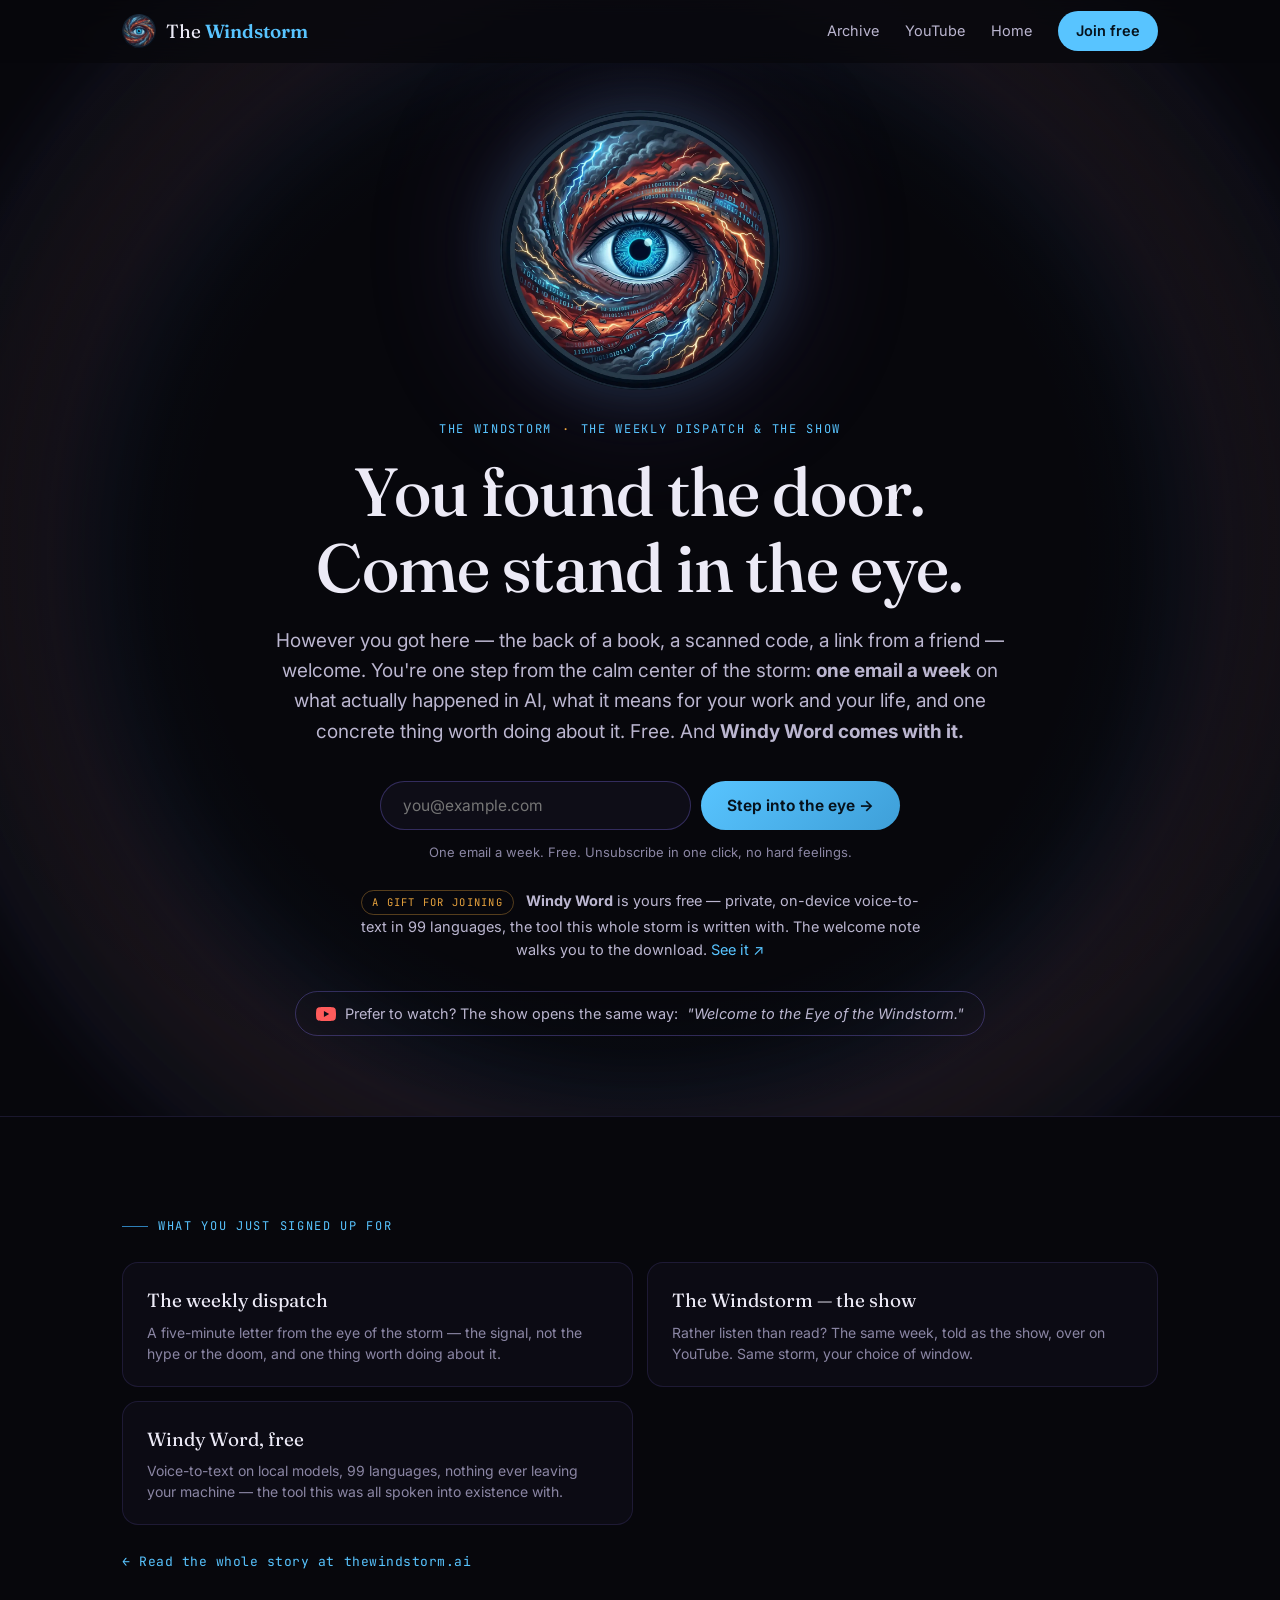
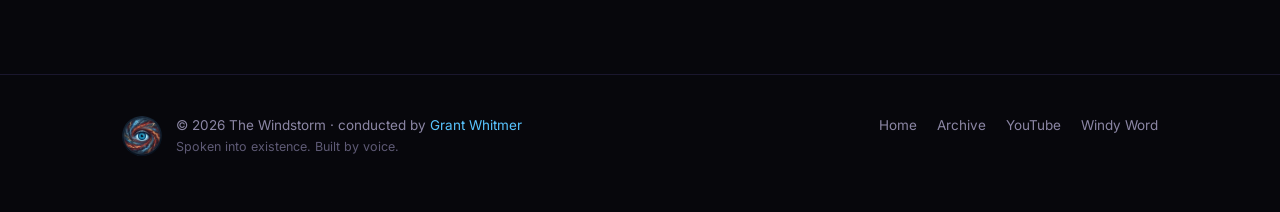
<file: join.html>
<!DOCTYPE html>
<html lang="en">
<head>
<meta charset="UTF-8" />
<meta name="viewport" content="width=device-width, initial-scale=1.0" />
<meta name="theme-color" content="#07070C" />
<title>Join The Windstorm — step into the eye</title>
<meta name="description" content="You found the door. Join The Windstorm — one email a week from the calm center of the AI storm, plus the show and Windy Word free. Step into the eye." />
<meta name="robots" content="noindex, follow" />
<link rel="canonical" href="https://thewindstorm.ai/join" />
<meta property="og:type" content="website" />
<meta property="og:url" content="https://thewindstorm.ai/join" />
<meta property="og:title" content="Join The Windstorm — step into the eye" />
<meta property="og:description" content="One email a week from the eye of the AI storm. The dispatch, the show, and Windy Word free." />
<meta property="og:image" content="https://thewindstorm.ai/assets/og.jpg" />
<meta property="og:image:width" content="1200" /><meta property="og:image:height" content="630" />
<meta name="twitter:card" content="summary_large_image" />
<meta name="twitter:image" content="https://thewindstorm.ai/assets/og.jpg" />
<link rel="icon" href="/assets/favicon.png" />
<link rel="apple-touch-icon" href="/assets/apple-touch-icon.png" />
<link rel="preconnect" href="https://fonts.googleapis.com" /><link rel="preconnect" href="https://fonts.gstatic.com" crossorigin />
<link href="https://fonts.googleapis.com/css2?family=Fraunces:ital,opsz,wght@0,9..144,400;0,9..144,500;0,9..144,600;1,9..144,400&family=Inter:wght@400;500;600&family=JetBrains+Mono:wght@400;500&display=swap" rel="stylesheet" />
<link rel="stylesheet" href="/css/style.css?v=20260711b" />
<script type="application/ld+json">
{"@context":"https://schema.org","@type":"WebPage","name":"Join The Windstorm","url":"https://thewindstorm.ai/join","isPartOf":{"@type":"WebSite","name":"The Windstorm","url":"https://thewindstorm.ai/"},"author":{"@type":"Person","name":"Grant Whitmer","url":"https://grantwhitmer.com"}}
</script>
</head>
<body>
<noscript><style>.js-only{display:none!important}.reveal{opacity:1!important;transform:none!important}</style></noscript>

<header class="nav" id="nav">
  <div class="wrap nav-inner">
    <a class="brand" href="/"><img src="/assets/eye-360.webp" alt="" width="34" height="34" /><span>The <b>Windstorm</b></span></a>
    <nav class="nav-links">
      <a href="/archive">Archive</a>
      <a href="https://www.youtube.com/@TheWindstormAI" target="_blank" rel="noopener">YouTube</a>
      <a href="/">Home</a>
      <a href="#join" class="nav-cta">Join free</a>
    </nav>
  </div>
</header>

<main>

<!-- ============ HERO: STEP INTO THE EYE ============ -->
<section class="hero" id="top">
  <div class="storm" aria-hidden="true">
    <div class="cloud c1"></div><div class="cloud c2"></div><div class="cloud c3"></div>
    <div class="bolt b1"></div><div class="bolt b2"></div>
  </div>
  <div class="wrap hero-inner">
    <img class="hero-eye reveal" src="/assets/eye.webp" alt="The eye of the Windstorm — a calm eye at the center of a storm of clouds, lightning, and code" width="1000" height="1000" fetchpriority="high" />
    <p class="eyebrow reveal">The Windstorm <span class="dot">·</span> the weekly dispatch &amp; the show</p>
    <h1 class="reveal">You found the door.<br/>Come stand in the eye.</h1>
    <p class="lede reveal">However you got here — the back of a book, a scanned code, a link from a friend — welcome. You're one step from the calm center of the storm: <strong>one email a week</strong> on what actually happened in AI, what it means for your work and your life, and one concrete thing worth doing about it. Free. And <strong>Windy Word comes with it.</strong></p>

    <form class="signup reveal" id="join" method="POST" action="/api/subscribe" novalidate>
      <input type="hidden" name="source" id="srcField" value="thewindstorm-join" />
      <div class="hp" aria-hidden="true"><label>Company website<input type="text" name="company_website" tabindex="-1" autocomplete="off" /></label></div>
      <div class="signup-row">
        <input type="email" name="email" id="email" placeholder="you@example.com" required autocomplete="email" aria-label="Your email address" />
        <button type="submit" id="submitBtn">Step into the eye →</button>
      </div>
      <p class="form-note" id="formNote">One email a week. Free. Unsubscribe in one click, no hard feelings.</p>
    </form>

    <p class="perk reveal"><span class="perk-tag">A gift for joining</span> <strong>Windy Word</strong> is yours free — private, on-device voice-to-text in 99 languages, the tool this whole storm is written with. The welcome note walks you to the download. <a href="https://windyword.ai" target="_blank" rel="noopener">See it ↗</a></p>

    <div class="secondary reveal">
      <a class="yt" href="https://www.youtube.com/@TheWindstormAI" target="_blank" rel="noopener">
        <svg viewBox="0 0 24 24" width="20" height="20" fill="currentColor" aria-hidden="true"><path d="M23.5 6.2a3 3 0 0 0-2.1-2.1C19.5 3.5 12 3.5 12 3.5s-7.5 0-9.4.6A3 3 0 0 0 .5 6.2 31 31 0 0 0 0 12a31 31 0 0 0 .5 5.8 3 3 0 0 0 2.1 2.1c1.9.6 9.4.6 9.4.6s7.5 0 9.4-.6a3 3 0 0 0 2.1-2.1A31 31 0 0 0 24 12a31 31 0 0 0-.5-5.8zM9.5 15.5v-7l6.3 3.5-6.3 3.5z"/></svg>
        Prefer to watch? The show opens the same way: <em>"Welcome to the Eye of the Windstorm."</em>
      </a>
    </div>
  </div>
</section>

<!-- ============ WHAT LANDS IN YOUR INBOX ============ -->
<section class="section section-line" id="what">
  <div class="wrap">
    <p class="eyebrow reveal">What you just signed up for</p>
    <div class="constellation reveal">
      <div class="node">
        <span class="n-name">The weekly dispatch</span>
        <span class="n-desc">A five-minute letter from the eye of the storm — the signal, not the hype or the doom, and one thing worth doing about it.</span>
      </div>
      <div class="node">
        <span class="n-name">The Windstorm — the show</span>
        <span class="n-desc">Rather listen than read? The same week, told as the show, over on YouTube. Same storm, your choice of window.</span>
      </div>
      <div class="node">
        <span class="n-name">Windy Word, free</span>
        <span class="n-desc">Voice-to-text on local models, 99 languages, nothing ever leaving your machine — the tool this was all spoken into existence with.</span>
      </div>
    </div>
    <p class="reveal" style="margin-top:22px;"><a class="quiet-link" href="/">← Read the whole story at thewindstorm.ai</a></p>
  </div>
</section>

</main>

<!-- ============ FOOTER ============ -->
<footer class="foot">
  <div class="wrap foot-inner">
    <div class="foot-brand">
      <img src="/assets/eye-360.webp" alt="" width="40" height="40" />
      <div>
        <span>© <span id="year">2026</span> The Windstorm · conducted by <a href="https://grantwhitmer.com" target="_blank" rel="noopener">Grant Whitmer</a></span><br/>
        <span class="quiet">Spoken into existence. Built by voice.</span>
      </div>
    </div>
    <div class="foot-links">
      <a href="/">Home</a>
      <a href="/archive">Archive</a>
      <a href="https://www.youtube.com/@TheWindstormAI" target="_blank" rel="noopener">YouTube</a>
      <a href="https://windyword.ai" target="_blank" rel="noopener">Windy Word</a>
    </div>
  </div>
</footer>

<script>
// per-book attribution: /join?b=pattern → source "book-pattern"; bare /join → "thewindstorm-join"
(function () {
  var b = new URLSearchParams(location.search).get("b");
  if (b) document.getElementById("srcField").value = ("book-" + b).replace(/[^a-z0-9-]/gi, "").slice(0, 40);
})();
</script>
<script src="/js/main.js?v=20260711a"></script>
</body>
</html>
</file>
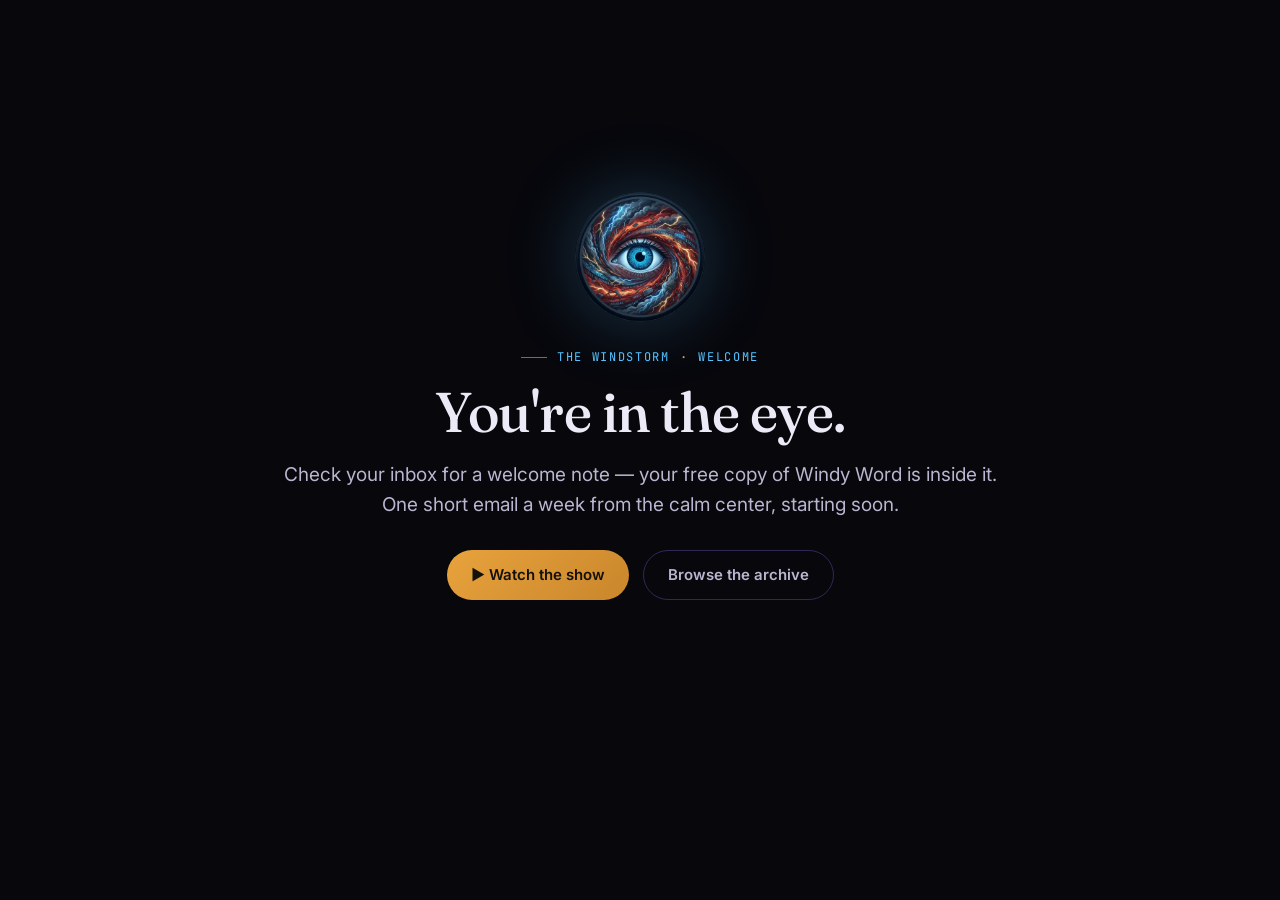
<file: thanks.html>
<!DOCTYPE html>
<html lang="en">
<head>
<meta charset="UTF-8" />
<meta name="viewport" content="width=device-width, initial-scale=1.0" />
<meta name="theme-color" content="#07070C" />
<title>You're in — The Windstorm</title>
<meta name="robots" content="noindex" />
<link rel="icon" href="/assets/favicon.png" />
<link rel="preconnect" href="https://fonts.googleapis.com" /><link rel="preconnect" href="https://fonts.gstatic.com" crossorigin />
<link href="https://fonts.googleapis.com/css2?family=Fraunces:opsz,wght@9..144,400;9..144,500&family=Inter:wght@400;500&family=JetBrains+Mono:wght@400;500&display=swap" rel="stylesheet" />
<link rel="stylesheet" href="/css/style.css?v=20260711b" />
</head>
<body>
<main style="min-height:88vh;display:grid;place-items:center;text-align:center;padding:40px 20px;">
  <div>
    <img src="/assets/eye-360.webp" alt="" width="130" height="130" style="margin:0 auto 26px;border-radius:50%;box-shadow:0 0 70px rgba(88,196,255,.25);" />
    <p class="eyebrow" style="justify-content:center;">The Windstorm <span class="dot">·</span> welcome</p>
    <h1 style="font-size:clamp(34px,5vw,56px);">You're in the eye.</h1>
    <p class="page-lede" style="margin:16px auto 0;">
      Check your inbox for a welcome note — your free copy of Windy Word is inside it.
      One short email a week from the calm center, starting soon.
    </p>
    <div style="margin-top:30px;display:flex;gap:14px;justify-content:center;flex-wrap:wrap;">
      <a class="btn btn-primary" href="https://www.youtube.com/@TheWindstormAI" target="_blank" rel="noopener">▶ Watch the show</a>
      <a class="btn btn-ghost" href="/archive">Browse the archive</a>
    </div>
  </div>
</main>
</body>
</html>
</file>
<file: css/style.css>
/* The Windstorm — thewindstorm.ai
   Palette drawn from the eye badge: void black-purple, electric blue, lightning amber. */

:root {
  --void: #07070C;
  --void-2: #0C0B14;
  --panel: #100F1B;
  --line: rgba(139, 120, 255, 0.14);
  --line-strong: rgba(139, 120, 255, 0.30);
  --text: #ECEAF6;
  --soft: #BBB6D0;
  --muted: #8B86A4;
  --faint: #5E5A75;
  --storm: #8B6FD0;          /* storm purple */
  --bolt: #58C4FF;           /* electric blue */
  --bolt-deep: #2E7FB8;
  --amber: #E8A33D;          /* lightning amber */
  --serif: "Fraunces", Georgia, serif;
  --sans: "Inter", -apple-system, sans-serif;
  --mono: "JetBrains Mono", monospace;
  --radius: 16px;
}

* { margin: 0; padding: 0; box-sizing: border-box; }
html { scroll-behavior: smooth; }
body { background: var(--void); color: var(--text); font-family: var(--sans); font-size: 16.5px; line-height: 1.6; -webkit-font-smoothing: antialiased; overflow-x: hidden; }
img { max-width: 100%; height: auto; display: block; }
a { color: var(--bolt); text-decoration: none; }
a:hover { color: #8AD7FF; }
::selection { background: rgba(88, 196, 255, 0.25); }

.wrap { max-width: 1080px; margin: 0 auto; padding: 0 22px; }

h1, h2, h3 { font-family: var(--serif); font-weight: 500; line-height: 1.12; letter-spacing: -0.01em; }

.eyebrow { display: flex; align-items: center; gap: 10px; font-family: var(--mono); font-size: 12px; letter-spacing: 0.14em; text-transform: uppercase; color: var(--bolt); margin-bottom: 14px; }
.eyebrow .dot { color: var(--amber); }
.eyebrow::before { content: ""; width: 26px; height: 1px; background: var(--bolt-deep); }

/* ---------- nav ---------- */
.nav { position: fixed; top: 0; left: 0; right: 0; z-index: 40; background: rgba(7, 7, 12, 0.72); backdrop-filter: blur(14px); border-bottom: 1px solid transparent; transition: border-color 0.3s; }
.nav.scrolled { border-bottom-color: var(--line); }
.nav-inner { display: flex; align-items: center; justify-content: space-between; height: 62px; }
.brand { display: flex; align-items: center; gap: 10px; font-family: var(--serif); font-size: 19px; color: var(--text); }
.brand img { border-radius: 50%; }
.brand b { color: var(--bolt); font-weight: 600; }
.nav-links { display: flex; align-items: center; gap: 26px; font-size: 14.5px; }
.nav-links a { color: var(--soft); }
.nav-links a:hover { color: var(--text); }
.nav-cta { background: var(--bolt); color: #06121C !important; padding: 8px 18px; border-radius: 999px; font-weight: 600; }
.nav-cta:hover { background: #8AD7FF; }
@media (max-width: 640px) { .nav-links a:not(.nav-cta) { display: none; } }

/* ---------- hero: the arrival ---------- */
.hero { position: relative; min-height: 100svh; display: grid; place-items: center; text-align: center; padding: 110px 0 80px; overflow: hidden; }
.hero-inner { position: relative; z-index: 3; max-width: 780px; }

.hero-eye { width: clamp(180px, 26vw, 280px); height: auto; margin: 0 auto 30px; border-radius: 50%;
  box-shadow: 0 0 60px rgba(88, 196, 255, 0.18), 0 0 140px rgba(139, 111, 208, 0.22);
  animation: eyeBreath 7s ease-in-out infinite; }
@keyframes eyeBreath {
  0%, 100% { box-shadow: 0 0 50px rgba(88,196,255,0.14), 0 0 120px rgba(139,111,208,0.18); transform: scale(1); }
  50%      { box-shadow: 0 0 80px rgba(88,196,255,0.26), 0 0 180px rgba(139,111,208,0.30); transform: scale(1.015); }
}

.hero h1 { font-size: clamp(34px, 6.4vw, 68px); margin: 6px 0 20px; }
.hero .lede { color: var(--soft); font-size: clamp(16.5px, 1.8vw, 19px); max-width: 62ch; margin: 0 auto; }
.hero .eyebrow { justify-content: center; flex-wrap: wrap; }
.hero .eyebrow::before { display: none; }

/* the living storm: drifting clouds at the rim, calm center */
.storm { position: absolute; inset: 0; z-index: 1; pointer-events: none; }
.storm::after { /* the calm: a vignette that stills the center */
  content: ""; position: absolute; inset: 0;
  background: radial-gradient(ellipse 62% 55% at 50% 46%, rgba(7,7,12,0.92) 0%, rgba(7,7,12,0.55) 46%, rgba(7,7,12,0) 100%); }
.cloud { position: absolute; width: 130vmax; height: 130vmax; left: 50%; top: 50%; border-radius: 50%; opacity: 0.5; filter: blur(2px); }
.c1 { background: radial-gradient(closest-side, transparent 58%, rgba(139,111,208,0.13) 70%, rgba(88,196,255,0.05) 82%, transparent 92%);
      animation: spin 90s linear infinite; margin: -65vmax 0 0 -65vmax; }
.c2 { background: radial-gradient(closest-side, transparent 52%, rgba(88,196,255,0.07) 64%, rgba(232,163,61,0.05) 78%, transparent 90%);
      animation: spin 140s linear infinite reverse; margin: -65vmax 0 0 -65vmax; }
.c3 { background: radial-gradient(closest-side, transparent 62%, rgba(190,80,60,0.08) 74%, rgba(139,111,208,0.08) 86%, transparent 94%);
      animation: spin 200s linear infinite; margin: -65vmax 0 0 -65vmax; }
@keyframes spin { to { transform: rotate(360deg); } }

.bolt { position: absolute; width: 2px; height: 120px; background: linear-gradient(to bottom, transparent, rgba(88,196,255,0.85), transparent); opacity: 0; }
.b1 { left: 12%; top: 18%; transform: rotate(18deg); animation: flash 11s ease-in-out infinite; }
.b2 { right: 10%; top: 30%; transform: rotate(-14deg); animation: flash 13s ease-in-out 5s infinite; }
@keyframes flash { 0%, 96%, 100% { opacity: 0; } 97% { opacity: 0.9; } 98% { opacity: 0.15; } 99% { opacity: 0.7; } }

@media (prefers-reduced-motion: reduce) {
  .cloud, .bolt, .hero-eye { animation: none !important; }
}

/* ---------- signup ---------- */
.signup { max-width: 520px; margin: 34px auto 0; }
.signup-row { display: flex; gap: 10px; }
.signup input[type="email"] { flex: 1; min-width: 0; background: rgba(16, 15, 27, 0.85); border: 1px solid var(--line-strong); border-radius: 999px; color: var(--text); font-family: var(--sans); font-size: 15.5px; padding: 14px 22px; outline: none; transition: border-color 0.2s, box-shadow 0.2s; }
.signup input[type="email"]:focus { border-color: var(--bolt); box-shadow: 0 0 0 3px rgba(88, 196, 255, 0.15); }
.signup button { background: linear-gradient(135deg, var(--bolt), #3E9FD8); color: #06121C; border: 0; border-radius: 999px; font-family: var(--sans); font-size: 15.5px; font-weight: 650; padding: 14px 26px; cursor: pointer; white-space: nowrap; transition: transform 0.15s, box-shadow 0.2s; }
.signup button:hover { transform: translateY(-1px); box-shadow: 0 8px 26px -8px rgba(88, 196, 255, 0.55); }
.signup button:disabled { opacity: 0.7; cursor: default; transform: none; }
.form-note { font-size: 13px; color: var(--muted); margin-top: 12px; }
.form-note.ok { color: #7BD9A2; }
.form-note.err { color: #E88A8A; }
.hp { position: absolute; left: -9999px; top: -9999px; }
@media (max-width: 520px) { .signup-row { flex-direction: column; } .signup button { width: 100%; } }

.perk { max-width: 560px; margin: 26px auto 0; font-size: 14.5px; color: var(--soft); }
.perk-tag { display: inline-block; font-family: var(--mono); font-size: 10.5px; letter-spacing: 0.12em; text-transform: uppercase; color: var(--amber); border: 1px solid rgba(232, 163, 61, 0.35); border-radius: 999px; padding: 3px 10px; margin-right: 8px; }
.secondary { margin-top: 30px; display: flex; justify-content: center; gap: 18px; }
.yt { display: inline-flex; align-items: center; gap: 9px; color: var(--soft); font-size: 14.5px; border: 1px solid var(--line-strong); border-radius: 999px; padding: 10px 20px; transition: border-color 0.2s, color 0.2s; }
.yt:hover { border-color: var(--bolt); color: var(--text); }
.yt svg { color: #FF5B5B; }

/* ---------- sections ---------- */
.section { padding: clamp(56px, 8vw, 100px) 0; position: relative; }
.section-line { border-top: 1px solid var(--line); }
.section h2 { font-size: clamp(28px, 3.8vw, 40px); }
.lede-sm { color: var(--soft); font-size: 16.5px; max-width: 58ch; margin-top: 4px; }
.quiet-link { font-family: var(--mono); font-size: 13px; letter-spacing: 0.04em; color: var(--bolt); }
.quiet { color: var(--muted); }

/* latest dispatch */
.latest-card { margin-top: 8px; border: 1px solid var(--line-strong); border-radius: var(--radius); background: linear-gradient(180deg, rgba(139, 111, 208, 0.07), rgba(16, 15, 27, 0.6)); padding: 28px 30px; }
.latest-card .empty-note { color: var(--muted); font-size: 15.5px; }
.latest-card .lk { font-family: var(--mono); font-size: 11px; letter-spacing: 0.1em; text-transform: uppercase; color: var(--amber); }
.latest-card h3 { font-size: clamp(21px, 2.6vw, 27px); margin: 8px 0 8px; }
.latest-card h3 a { color: var(--text); }
.latest-card h3 a:hover { color: var(--bolt); }
.latest-card p.pv { color: var(--soft); font-size: 15.5px; max-width: 70ch; }
.latest-card .lc-meta { margin-top: 14px; font-family: var(--mono); font-size: 12px; color: var(--faint); }

/* thesis */
.thesis-grid { display: grid; grid-template-columns: 0.9fr 1.1fr; gap: clamp(28px, 5vw, 64px); align-items: start; }
.thesis-copy p { color: var(--soft); margin-bottom: 16px; max-width: 58ch; }
.thesis-copy em { color: var(--bolt); font-style: normal; }
@media (max-width: 860px) { .thesis-grid { grid-template-columns: 1fr; } }

/* gift */
.gift-grid { display: grid; }
.gift-panel { border: 1px solid rgba(232, 163, 61, 0.30); border-radius: var(--radius); padding: clamp(28px, 4vw, 44px); background:
  radial-gradient(720px 340px at 12% 0%, rgba(232, 163, 61, 0.10), transparent 70%), var(--panel); }
.gift-panel h2 { margin: 12px 0 14px; }
.gift-panel p { color: var(--soft); max-width: 64ch; margin-bottom: 14px; }
.gift-ctas { display: flex; gap: 12px; flex-wrap: wrap; margin-top: 8px; }
.btn { display: inline-flex; align-items: center; gap: 8px; border-radius: 999px; font-size: 15px; font-weight: 600; padding: 12px 24px; transition: transform 0.15s, box-shadow 0.2s, border-color 0.2s; }
.btn-primary { background: linear-gradient(135deg, var(--amber), #C9862B); color: #14100A; }
.btn-primary:hover { transform: translateY(-1px); color: #14100A; box-shadow: 0 8px 26px -8px rgba(232, 163, 61, 0.5); }
.btn-ghost { border: 1px solid var(--line-strong); color: var(--soft); }
.btn-ghost:hover { border-color: var(--bolt); color: var(--text); }

/* shelf */
.shelf { display: grid; grid-template-columns: repeat(4, 1fr); gap: clamp(14px, 2.5vw, 26px); margin-top: 26px; }
.shelf-book { display: block; }
.shelf-book img { border-radius: 8px; border: 1px solid var(--line); box-shadow: 0 18px 40px -18px rgba(0, 0, 0, 0.8); transition: transform 0.2s, box-shadow 0.2s; }
.shelf-book:hover img { transform: translateY(-4px); box-shadow: 0 26px 50px -18px rgba(88, 196, 255, 0.25); }
.shelf-book span { display: block; margin-top: 10px; font-size: 13px; color: var(--soft); line-height: 1.35; }
@media (max-width: 680px) { .shelf { grid-template-columns: repeat(2, 1fr); } }

/* constellation */
.constellation { display: grid; grid-template-columns: repeat(2, 1fr); gap: 14px; margin-top: 26px; }
.node { border: 1px solid var(--line); border-radius: var(--radius); padding: 22px 24px; background: var(--void-2); transition: border-color 0.2s, transform 0.15s; }
.node:hover { border-color: var(--bolt-deep); transform: translateY(-2px); }
.n-name { display: block; font-family: var(--serif); font-size: 19px; color: var(--text); margin-bottom: 6px; }
.n-desc { display: block; font-size: 14px; color: var(--muted); line-height: 1.5; }
@media (max-width: 680px) { .constellation { grid-template-columns: 1fr; } }

/* ---------- footer ---------- */
.foot { border-top: 1px solid var(--line); padding: 40px 0 54px; }
.foot-inner { display: flex; align-items: flex-start; justify-content: space-between; gap: 24px; flex-wrap: wrap; }
.foot-brand { display: flex; gap: 14px; align-items: center; font-size: 13.5px; color: var(--muted); }
.foot-brand img { border-radius: 50%; }
.foot-links { display: flex; gap: 20px; font-size: 13.5px; }
.foot-links a { color: var(--muted); }
.foot-links a:hover { color: var(--bolt); }
.foot .quiet { color: var(--faint); font-size: 12.5px; }

/* ---------- reveal on scroll ---------- */
.reveal { opacity: 0; transform: translateY(14px); transition: opacity 0.7s ease, transform 0.7s ease; }
.reveal.in { opacity: 1; transform: none; }

/* ---------- archive & post pages (server-rendered shell) ---------- */
.page-head { padding: clamp(110px, 16vw, 150px) 0 12px; }
.page-head h1 { font-size: clamp(32px, 5vw, 50px); }
.page-lede { color: var(--soft); font-size: clamp(16px, 1.7vw, 19px); max-width: 60ch; margin-top: 14px; }
.post-list { display: grid; gap: 14px; padding: 26px 0 30px; }
.post-item { display: block; border: 1px solid var(--line); border-radius: var(--radius); padding: 24px 26px; background: var(--void-2); transition: border-color 0.2s, transform 0.15s; }
.post-item:hover { border-color: var(--bolt-deep); transform: translateY(-2px); }
.pi-meta { font-family: var(--mono); font-size: 11px; letter-spacing: 0.1em; text-transform: uppercase; color: var(--amber); margin-bottom: 8px; }
.post-item h2 { font-size: clamp(20px, 2.6vw, 26px); color: var(--text); margin-bottom: 6px; }
.post-item p { color: var(--muted); font-size: 15px; max-width: 74ch; }
.pi-more { display: inline-block; margin-top: 12px; font-family: var(--mono); font-size: 12.5px; color: var(--bolt); }
.empty-note { color: var(--muted); }

.letter-wrap { padding: clamp(100px, 14vw, 140px) 0 60px; }
.letter-meta { display: flex; justify-content: space-between; gap: 14px; align-items: baseline; max-width: 680px; margin: 0 auto 18px; }
.lm-k { font-family: var(--mono); font-size: 11px; letter-spacing: 0.12em; text-transform: uppercase; color: var(--amber); }
.lm-d { font-family: var(--mono); font-size: 12px; color: var(--faint); }
.letter { max-width: 680px; margin: 0 auto; background: #F7F4EC; color: #1a1a1a; border-radius: 14px; padding: clamp(26px, 4.5vw, 52px); box-shadow: 0 40px 90px -40px rgba(88, 196, 255, 0.16); }
.letter a { color: #2E7FB8; }
.episode-frame { max-width: 680px; margin: 0 auto; }
.post-foot { max-width: 680px; margin: 34px auto 0; }
.share-row { display: flex; align-items: center; gap: 10px; flex-wrap: wrap; }
.share-row .sk { font-family: var(--mono); font-size: 11px; letter-spacing: 0.1em; text-transform: uppercase; color: var(--faint); margin-right: 4px; }
.share-btn { background: none; border: 1px solid var(--line-strong); border-radius: 999px; color: var(--soft); font-family: var(--sans); font-size: 13px; padding: 8px 16px; cursor: pointer; transition: border-color 0.2s, color 0.2s; }
.share-btn:hover { border-color: var(--bolt); color: var(--text); }
.post-cta { border: 1px solid rgba(232, 163, 61, 0.3); border-radius: var(--radius); padding: 24px 26px; margin-top: 26px; background: radial-gradient(500px 200px at 10% 0%, rgba(232, 163, 61, 0.08), transparent), var(--void-2); }
.post-cta h3 { font-size: 20px; margin-bottom: 6px; }
.post-cta p { color: var(--muted); font-size: 14.5px; margin-bottom: 14px; }
.transcript { max-width: 680px; margin: 30px auto 0; }
.back-link { font-family: var(--mono); font-size: 13px; color: var(--muted); }
.back-link:hover { color: var(--bolt); }
</file>
